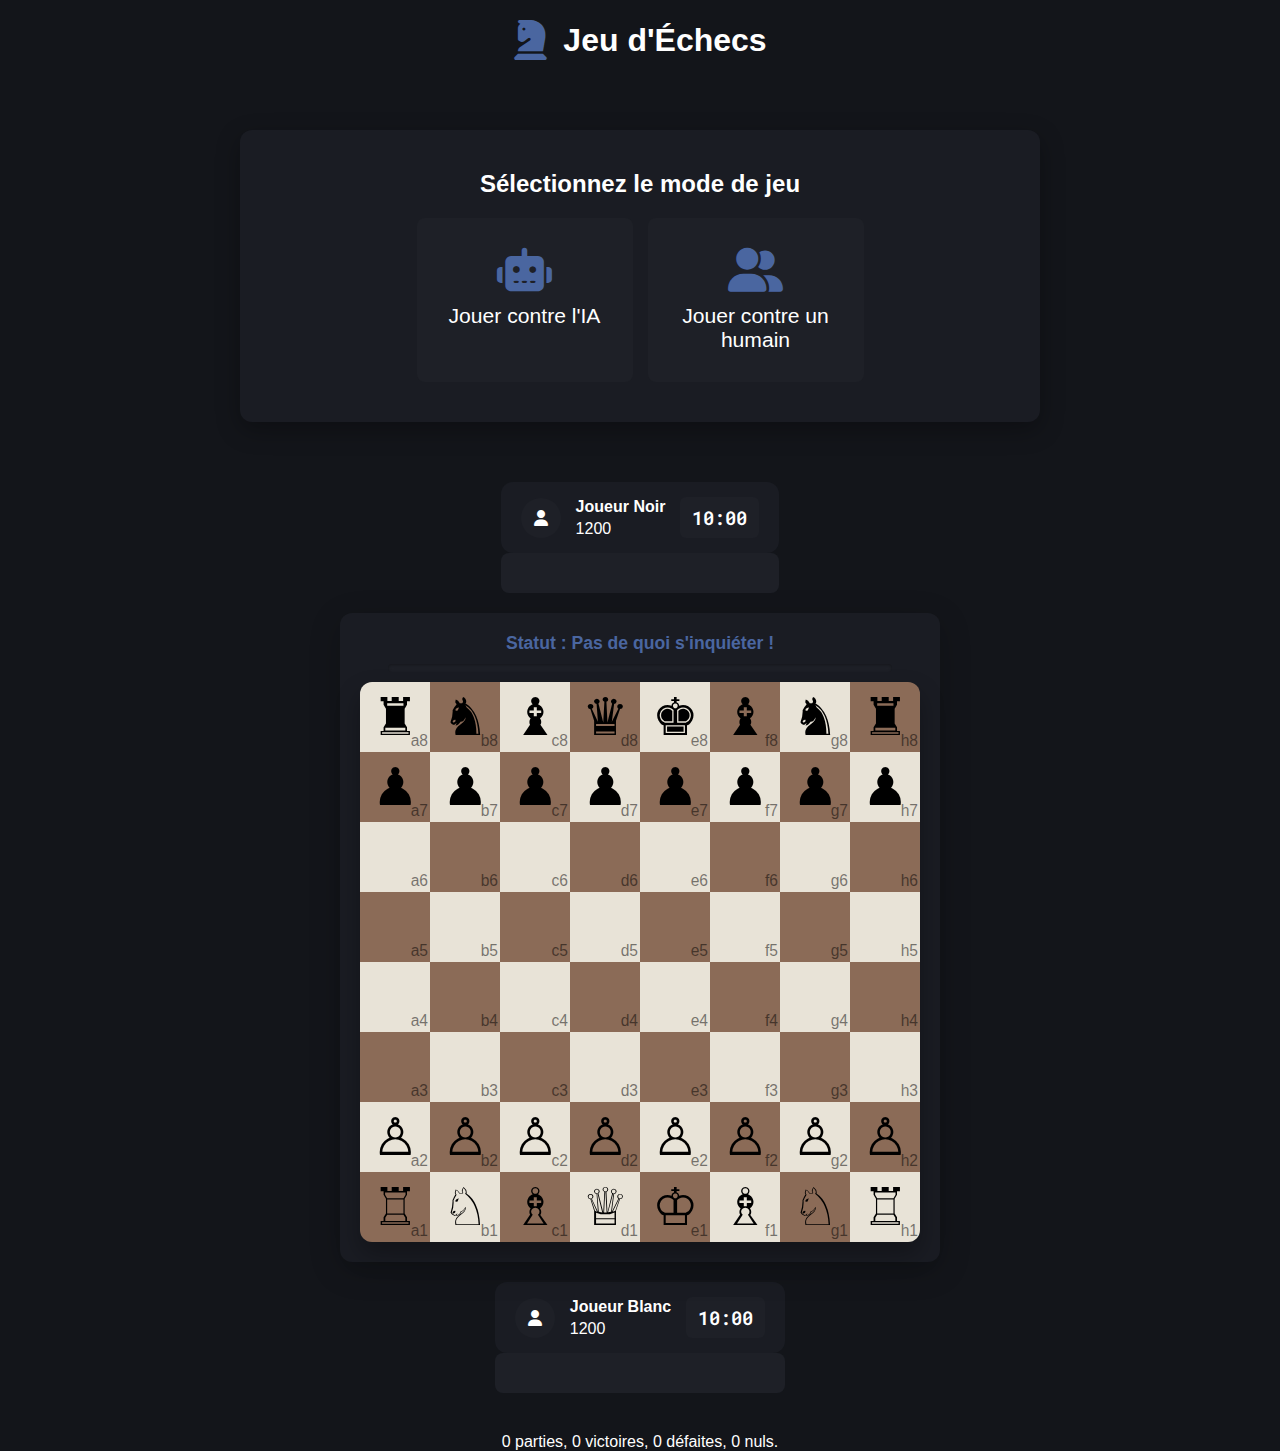
<file: index.html>
<!DOCTYPE html>
<html lang="fr">
<head>
    <meta charset="UTF-8">
    <meta name="viewport" content="width=device-width, initial-scale=1.0">
    <title>DFWS Chess</title>
    <link href="https://fonts.googleapis.com/css2?family=Roboto+Mono:wght@400;600&display=swap" rel="stylesheet">
    <link rel="stylesheet" href="https://cdnjs.cloudflare.com/ajax/libs/font-awesome/6.4.0/css/all.min.css">
    <link rel="stylesheet" href="styles.css">
</head>
<body>
    <div class="app-container">
        <header>
            <div class="logo">
                <i class="fas fa-chess-knight"></i>
                <h1>Jeu d'Échecs</h1>
            </div>
        </header>

        <!-- Mode selection menu -->
        <div id="main-menu" class="menu-container">
            <h2>Sélectionnez le mode de jeu</h2>
            <div class="mode-options">
                <button id="mode-ai" class="mode-button">
                    <i class="fas fa-robot"></i>
                    <span>Jouer contre l'IA</span>
                </button>
                <button id="mode-human" class="mode-button">
                    <i class="fas fa-user-friends"></i>
                    <span>Jouer contre un humain</span>
                </button>
            </div>
        </div>

        <!-- AI difficulty selection -->
        <div id="difficulty-selection" class="menu-container" style="display:none;">
            <h2>Niveau de l'IA</h2>
            <div class="difficulty-options">
                <button data-difficulty="Noob" class="difficulty-button">
                    <span>Jean Noob (ELO: 800)</span>
                    <div class="level-indicator"><div class="level-bar" style="width: 10%"></div></div>
                </button>
                <button data-difficulty="Easy" class="difficulty-button">
                    <span>Pierre Facile (ELO: 1000)</span>
                    <div class="level-indicator"><div class="level-bar" style="width: 25%"></div></div>
                </button>
                <button data-difficulty="Regular" class="difficulty-button">
                    <span>Marc Normal (ELO: 1200)</span>
                    <div class="level-indicator"><div class="level-bar" style="width: 40%"></div></div>
                </button>
                <button data-difficulty="Hard" class="difficulty-button">
                    <span>Luc Difficile (ELO: 1400)</span>
                    <div class="level-indicator"><div class="level-bar" style="width: 60%"></div></div>
                </button>
                <button data-difficulty="Very Hard" class="difficulty-button">
                    <span>Victor Très Difficile (ELO: 1600)</span>
                    <div class="level-indicator"><div class="level-bar" style="width: 75%"></div></div>
                </button>
                <button data-difficulty="Super Hard" class="difficulty-button">
                    <span>Sacha Expert (ELO: 1800)</span>
                    <div class="level-indicator"><div class="level-bar" style="width: 85%"></div></div>
                </button>
                <button data-difficulty="Magnus Carlsen" class="difficulty-button">
                    <span>Magnus Carlsen (ELO: 2850)</span>
                    <div class="level-indicator"><div class="level-bar" style="width: 95%"></div></div>
                </button>
                <button data-difficulty="Unbeatable" class="difficulty-button">
                    <span>Invinci Bill (ELO: 3000)</span>
                    <div class="level-indicator"><div class="level-bar" style="width: 100%"></div></div>
                </button>
                <button data-difficulty="Adaptative" class="difficulty-button">
                    <span>Adam Adaptatif (ELO: variable)</span>
                    <div class="level-indicator"><div class="level-bar adaptive"></div></div>
                </button>
            </div>
        </div>

        <div class="app-container">
            <!-- Left sidebar -->
            <div class="left-sidebar">
                <div class="game-info">
                    <div class="player-info black">
                        <div class="player-avatar">
                            <i class="fas fa-user"></i>
                        </div>
                        <div class="player-details">
                            <span class="player-name">Joueur Noir</span>
                            <span class="player-1-rating">1200</span>
                        </div>
                        <div class="time-display" id="black-time">10:00</div>
                    </div>
                    <div class="captured-pieces" id="captured-white"></div>
                </div>
            </div>

            <!-- Center game area -->
            <div class="game-container">
                <div class="board-wrapper">
                    <!-- Ajout du statut de partie au-dessus de la barre de progression -->
                    <div id="game-status" class="game-status">Statut : En cours</div>
                    <div id="progress-bar">
                        <div id="white-progress"></div>
                        <div id="black-progress"></div>
                    </div>
                    <div id="chessboard"></div>
                </div>
            </div>

            <!-- Right sidebar -->
            <div class="right-sidebar">
                <div class="game-info">
                    <div class="player-info white">
                        <div class="player-avatar">
                            <i class="fas fa-user"></i>
                        </div>
                        <div class="player-details">
                            <span class="player-name">Joueur Blanc</span>
                            <span class="player-2-rating">1200</span>
                        </div>
                        <div class="time-display" id="white-time">10:00</div>
                    </div>
                    <div class="captured-pieces" id="captured-black"></div>
                </div>
            </div>
        </div>
    </div>

    <div id="statistics">
        <span id="games-played">0</span> parties,
        <span id="wins">0</span> victoires,
        <span id="losses">0</span> défaites,
        <span id="draws">0</span> nuls.
    </div>

    <!-- Modals -->
    <div id="promotion-modal" class="modal">
        <div class="modal-content">
            <div class="modal-header">
                <h3>Choisissez une pièce pour la promotion</h3>
            </div>
            <div class="promotion-options">
                <!-- Les pièces seront ajoutées dynamiquement ici -->
            </div>
        </div>
    </div>
    
    <div id="game-end-modal" class="modal">
        <div class="modal-content">
            <div class="modal-header">
                <h3 id="game-end-message"></h3>
            </div>
            <div class="modal-footer">
                <button id="play-again" class="btn primary-btn">
                    <i class="fas fa-redo"></i>
                    Jouer à nouveau
                </button>
            </div>
        </div>
    </div>

    <script src="scripts-v2.js"></script>
    <script src="stockfish.js"></script>
</body>
</html>
</file>
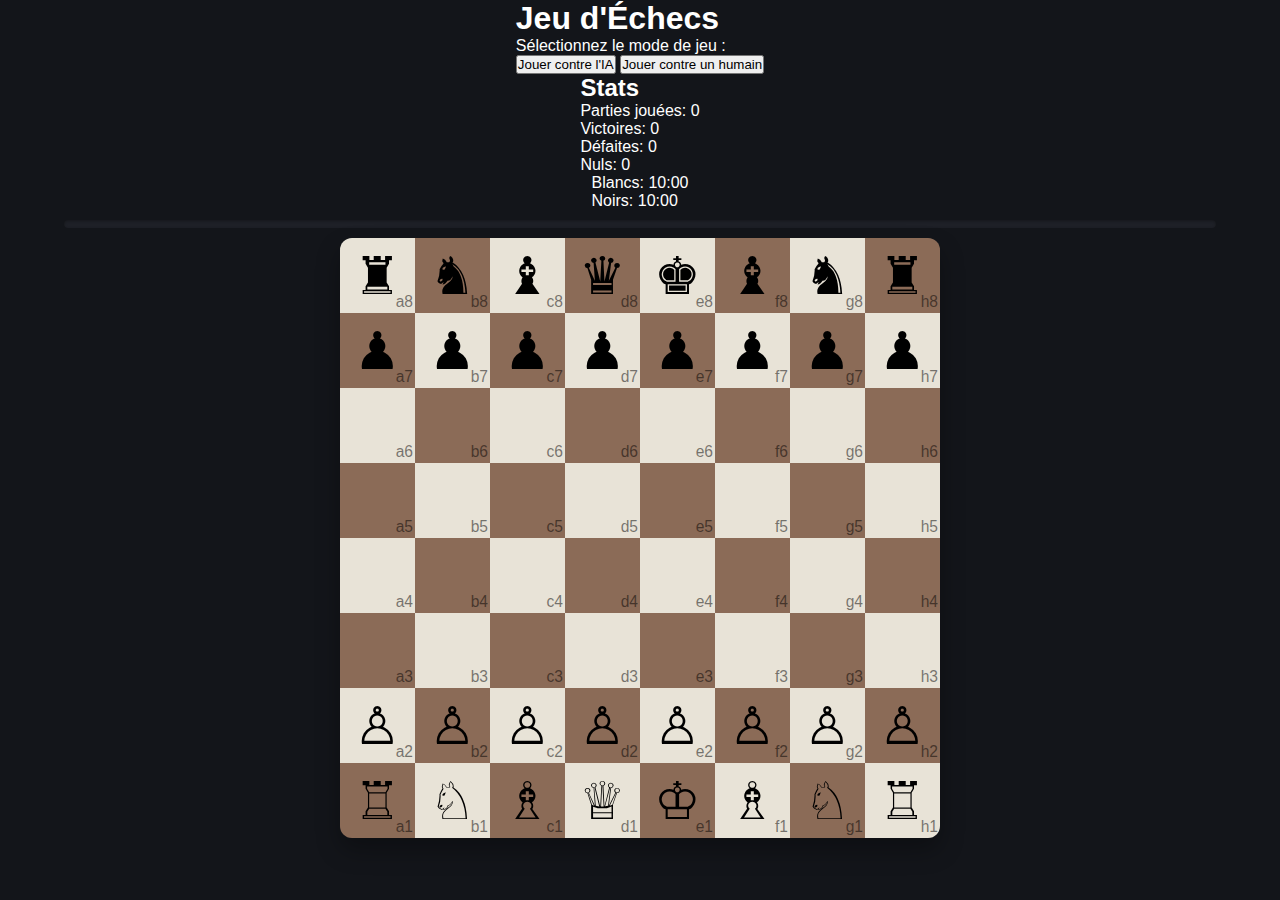
<file: index-old.html>
<!DOCTYPE html>
<html lang="fr">
<head>
    <meta charset="UTF-8">
    <meta name="viewport" content="width=device-width, initial-scale=1.0">
    <title>DFWS Chess</title>
    <link href="https://fonts.googleapis.com/css2?family=Roboto+Mono:wght@400;600&display=swap" rel="stylesheet">
    <link rel="stylesheet" href="styles.css">
</head>
<body>
    <!-- Mode selection menu -->
    <div id="main-menu">
        <h1>Jeu d'Échecs</h1>
        <p>Sélectionnez le mode de jeu :</p>
        <button id="mode-ai">Jouer contre l'IA</button>
        <button id="mode-human">Jouer contre un humain</button>
    </div>

    <!-- AI difficulty selection (hidden by default) -->
    <div id="difficulty-selection" style="display:none;">
        <p>Sélectionnez la difficulté de l'IA:</p>
        <button data-difficulty="Noob">Noob</button>
        <button data-difficulty="Easy">Easy</button>
        <button data-difficulty="Regular">Regular</button>
        <button data-difficulty="Hard">Hard</button>
        <button data-difficulty="Very Hard">Very Hard</button>
        <button data-difficulty="Super Hard">Super Hard</button>
        <button data-difficulty="Super Duper Hard">Super Duper Hard</button>
        <button data-difficulty="Super Duper Hardest">Super Duper Hardest</button>
        <button data-difficulty="Super Duper Hardest Plus">Super Duper Hardest Plus</button>
        <button data-difficulty="Magnus Carlsen">Magnus Carlsen</button>
        <button data-difficulty="Unbeatable">Unbeatable</button>
        <button data-difficulty="Adaptative">Adaptative</button>
    </div>

    <!-- Statistics section -->
    <div id="statistics">
        <h2>Stats</h2>
        <p>Parties jouées: <span id="games-played">0</span></p>
        <p>Victoires: <span id="wins">0</span></p>
        <p>Défaites: <span id="losses">0</span></p>
        <p>Nuls: <span id="draws">0</span></p>
    </div>

    <div id="timers">
        <div>Blancs: <span id="white-time">10:00</span></div>
        <div>Noirs: <span id="black-time">10:00</span></div>
    </div>
    <div id="captured-white"></div>
    <div id="progress-bar">
        <div id="white-progress"></div>
        <div id="black-progress"></div>
    </div>
    <div id="chessboard"></div>
    <div id="captured-black"></div>

    <div id="promotion-modal" class="modal">
        <div class="modal-content">
            <h3>Choisissez une pièce pour la promotion</h3>
            <div class="promotion-options">
                <!-- Les pièces seront ajoutées dynamiquement ici -->
            </div>
        </div>
    </div>
    
    <div id="game-end-modal" class="modal" style="display: none;">
        <div class="modal-content">
            <h3 id="game-end-message"></h3>
            <button id="play-again">Jouer à nouveau</button>
        </div>
    </div>
    <script src="scripts-v2.js"></script>
</body>
</html>
</file>
<file: styles.css>
/* Base variables */
:root {
    --primary-color: #4a66a0;
    --secondary-color: #1e2027;
    --background-color: #13151a;
    --surface-color: #1a1c23;
    --text-color: #ffffff;
    --accent-color: #e8e3d7; /* pièces blanches */
    --dark-piece-color: #4a4a4a; /* pièces noires */
    --border-radius: 12px;
    --transition: all 0.3s cubic-bezier(0.4, 0, 0.2, 1);
}

/* Global reset & body */
* {
    box-sizing: border-box;
    margin: 0;
    padding: 0;
}
body {
    background-color: var(--background-color);
    color: var(--text-color);
    font-family: 'Segoe UI', sans-serif;
    min-height: 100vh;
    display: flex;
    flex-direction: column;
    align-items: center;
    overflow-x: hidden; /* Évite le scroll horizontal */
}

/* Application Layout - affiché verticalement et centré */
.app-container {
    width: 100%;
    max-width: 1000px;
    padding: 20px;
    display: flex;
    flex-direction: column;
    align-items: center;
    gap: 20px;
}

/* Header & Logo */
header {
    width: 100%;
    text-align: center;
    margin-bottom: 30px;
}
.logo {
    display: flex;
    justify-content: center;
    align-items: center;
    gap: 15px;
}
.logo i {
    font-size: 2.5em;
    color: var(--primary-color);
}

/* Menu styles (mode & difficulté) */
.menu-container {
    background: var(--surface-color);
    padding: 30px;
    border-radius: var(--border-radius);
    box-shadow: 0 8px 24px rgba(0,0,0,0.3);
    width: 100%;
    max-width: 600px;
    text-align: center;
}
.mode-options {
    display: flex;
    justify-content: space-around;
    flex-wrap: wrap;
    gap: 15px;
    margin-top: 20px;
}
.mode-button {
    background: var(--secondary-color);
    border: none;
    padding: 20px;
    border-radius: 8px;
    color: var(--text-color);
    cursor: pointer;
    transition: var(--transition);
    width: 45%;
    display: flex;
    flex-direction: column;
    align-items: center;
    gap: 12px;
}
.mode-button i {
    font-size: 2.5em;
    color: var(--primary-color);
}
.mode-button span {
    font-size: 1.2em;
    font-weight: 500;
}
.mode-button:hover {
    background: var(--primary-color);
    transform: translateY(-4px);
}
.mode-button:hover i {
    color: white;
}
.difficulty-options {
    display: flex;
    flex-wrap: wrap;
    justify-content: center;
    gap: 12px;
    margin-top: 20px;
}
.difficulty-button {
    background: var(--secondary-color);
    border: none;
    padding: 15px;
    border-radius: 8px;
    color: var(--text-color);
    cursor: pointer;
    transition: var(--transition);
    width: 22%;
    min-width: 120px;
    display: flex;
    flex-direction: column;
    align-items: center;
    gap: 12px;
    box-shadow: 0 4px 12px rgba(0,0,0,0.2);
}
.difficulty-button span {
    font-size: 1.1em;
    font-weight: 500;
}
/* Level indicator */
.level-indicator {
    width: 80%;
    height: 6px;
    background: rgba(0,0,0,0.3);
    border-radius: 3px;
    overflow: hidden;
    margin-top: 8px;
}
.level-bar {
    height: 100%;
    background: var(--primary-color);
    transition: width 0.3s ease;
}
.level-bar.adaptive {
    background: linear-gradient(90deg, var(--primary-color) 0%, #7b97d4 50%, var(--primary-color) 100%);
    background-size: 200% 100%;
    animation: gradient-shift 2s linear infinite;
}
@keyframes gradient-shift {
    0% { background-position: 100% 0; }
    100% { background-position: -100% 0; }
}
.difficulty-button:hover {
    background: var(--primary-color);
    transform: translateY(-2px);
}
.difficulty-button:hover .level-bar {
    background: white;
}

/* Game area container */
.game-container {
    width: 100%;
    display: flex;
    flex-direction: column;
    align-items: center;
    gap: 20px;
}
.board-wrapper {
    position: relative;
    width: 100%;
    max-width: 600px;
    background: var(--surface-color);
    padding: 20px;
    border-radius: var(--border-radius);
    box-shadow: 0 8px 32px rgba(0,0,0,0.2);
}

/* Plateau d'échecs responsive : prend le max d'espace sans débordement horizontal */
#chessboard {
    display: grid;
    grid-template-columns: repeat(8, 1fr);
    aspect-ratio: 1 / 1;
    width: 100%;
    max-width: 600px;
    background: var(--secondary-color);
    border-radius: var(--border-radius);
    overflow: hidden;
    box-shadow: 0 12px 24px rgba(0,0,0,0.3);
    margin: 0 auto;
}

/* Square and piece styling */
.square {
    aspect-ratio: 1 / 1; /* Force la case à être carrée */
    width: 100%;
    height: 100%;
    display: flex;
    justify-content: center;
    align-items: center;
    font-size: clamp(20px, 8vw, 52px);
    cursor: pointer;
    transition: var(--transition);
    position: relative;
    color: #000;
}
.square-label {
    position: absolute;
    bottom: 2px;
    right: 2px;
    font-size: 0.3em;
    color: rgba(0,0,0,0.5);
    pointer-events: none;
}
.square:hover::after {
    content: '';
    position: absolute;
    top: 0; left: 0; right: 0; bottom: 0;
    background: rgba(255,255,255,0.1);
    pointer-events: none;
}
/* Indicateurs de déplacement */
.square.highlight::after {
    content: '';
    position: absolute;
    top: 50%;
    left: 50%;
    transform: translate(-50%, -50%);
    pointer-events: none;
}
.square.highlight:not(.capture)::after {
    content: '';
    position: absolute;
    width: 0.3em;
    height: 0.3em;
    background: rgba(168, 171, 179, 1);
    border-radius: 50%;
    top: 50%;
    left: 50%;
    transform: translate(-50%, -50%);
}

/* Pour une case où l'on peut capturer (case non vide) : cercle avec bordure */
.square.highlight.capture::after {
    content: '';
    position: absolute;
    width: 0.8em;
    height: 0.8em;
    border: 0.15em solid rgba(168, 171, 179, 1);
    border-radius: 50%;
    top: 50%;
    left: 50%;
    transform: translate(-50%, -50%);
    background: transparent;
}
/* Couleurs des cases & pièces */
.light { background: #e8e3d7; }
.dark { background: #8b6b57; }
.light .piece { color: #000; }
.dark .piece { color: #000; }
[data-piece].white-piece {
    color: var(--accent-color) !important;
    text-shadow: 1px 1px 2px rgba(0,0,0,0.3);
}
[data-piece].black-piece {
    color: var(--dark-piece-color) !important;
    text-shadow: 1px 1px 2px rgba(0,0,0,0.3);
}

/* Player info panels */
.player-info {
    width: 100%;
    max-width: 600px;
    display: grid;
    grid-template-columns: auto 1fr auto;
    align-items: center;
    gap: 15px;
    padding: 15px 20px;
    background: var(--surface-color);
    border-radius: var(--border-radius);
    margin: 0 auto;
}
.player-avatar {
    width: 40px;
    height: 40px;
    border-radius: 50%;
    background: var(--secondary-color);
    display: flex;
    align-items: center;
    justify-content: center;
}
.player-details {
    display: flex;
    flex-direction: column;
    gap: 4px;
}
.player-name {
    font-weight: 600;
    color: var(--text-color);
}
.player-rating {
    font-size: 0.9em;
    color: var(--text-color);
    opacity: 0.7;
}
.time-display {
    font-family: 'Roboto Mono', monospace;
    font-size: 1.2em;
    font-weight: 600;
    padding: 8px 12px;
    background: var(--secondary-color);
    border-radius: 6px;
}
.captured-pieces {
    width: 100%;
    max-width: 600px;
    display: flex;
    flex-wrap: wrap;
    gap: 8px;
    padding: 10px;
    background: var(--secondary-color);
    border-radius: 8px;
    min-height: 40px;
    margin: 0 auto;
    border: none;
}

/* Progress bar & game status */
.game-status {
    font-size: 1.1em;
    font-weight: 600;
    color: var(--primary-color);
    text-align: center;
    margin-bottom: 8px;
}
#progress-bar {
    width: 90%;
    height: 8px;
    margin: 10px auto;
    background: var(--secondary-color);
    border-radius: 4px;
    overflow: hidden;
    box-shadow: inset 0 1px 3px rgba(0,0,0,0.3);
}
#white-progress, #black-progress {
    height: 100%;
    transition: width 0.3s ease;
}
#white-progress {
    background: linear-gradient(90deg, #e8e3d7, #c4bfa2);
}
#black-progress {
    background: linear-gradient(90deg, #3b3b3a, #6e634f);
}

/* Player rating display */
#player-rating {
    background: var(--surface-color);
    padding: 15px;
    border-radius: var(--border-radius);
    margin-top: 20px;
    text-align: center;
    font-family: 'Roboto Mono', monospace;
}

/* Modals */
.modal {
    position: fixed;
    top: 0;
    left: 0;
    width: 100%;
    height: 100%;
    background: rgba(0,0,0,0.8);
    backdrop-filter: blur(4px);
    display: none;
    justify-content: center;
    align-items: center;
    z-index: 1000;
}
.modal-content {
    position: relative;
    background: var(--surface-color);
    padding: 30px;
    border-radius: var(--border-radius);
    width: 90%;
    max-width: 500px;
    margin: 20px;
    box-shadow: 0 16px 32px rgba(0,0,0,0.2);
    text-align: center; /* Ajouté pour centrer le texte */
}

.modal .modal-header, 
.modal .modal-footer {
    text-align: center;
}
.promotion-options {
    display: flex;
    justify-content: center;
    gap: 20px;
    margin-top: 20px;
}
.promotion-piece {
    width: 80px;
    height: 80px;
    display: flex;
    justify-content: center;
    align-items: center;
    font-size: 3em;
    background: var(--secondary-color);
    border-radius: 8px;
    cursor: pointer;
    transition: var(--transition);
}
.promotion-piece:hover {
    background: var(--primary-color);
}
.modal .modal-footer {
    margin-top: 20px;
    text-align: center;
}
.btn {
    padding: 12px 24px;
    border: none;
    border-radius: 6px;
    cursor: pointer;
    transition: var(--transition);
    font-weight: 600;
    display: flex;
    align-items: center;
    gap: 8px;
}
.primary-btn {
    background: var(--primary-color);
    color: white;
}
.primary-btn:hover {
    background: #5b7bb7;
}

/* Stats container */
.stats-container {
    width: 100%;
    max-width: 600px;
    background: var(--surface-color);
    border-radius: var(--border-radius);
    padding: 20px;
    margin-bottom: 30px;
    box-shadow: 0 8px 16px rgba(0,0,0,0.2);
}
.stats-grid {
    display: grid;
    grid-template-columns: repeat(2, 1fr);
    gap: 15px;
    margin-top: 15px;
}
.stat-item {
    display: flex;
    flex-direction: column;
    align-items: center;
    padding: 15px;
    background: var(--secondary-color);
    border-radius: 8px;
}
.stat-label {
    font-size: 0.9em;
    color: var(--text-color);
    opacity: 0.8;
    margin-bottom: 8px;
}
.stat-value {
    font-size: 1.5em;
    font-weight: 600;
    color: var(--primary-color);
}

/* Responsive adjustments */
@media (max-width: 768px) {
    .app-container {
        padding: 10px;
    }
    .menu-container {
        padding: 20px;
        margin-bottom: 20px;
    }
    .mode-options, .difficulty-options {
        flex-direction: column;
        align-items: center;
    }
    .player-info {
        padding: 10px;
    }
    .time-display {
        font-size: 1em;
    }
    .captured-pieces {
        font-size: 1.2em;
        flex-wrap: wrap;
    }
    .promotion-options {
        flex-wrap: wrap;
        justify-content: center;
        gap: 10px;
    }
    .promotion-piece {
        width: 60px;
        height: 60px;
        font-size: 2em;
    }
}
@media (max-width: 480px) {
    .stats-grid {
        grid-template-columns: 1fr;
    }
    h1 {
        font-size: 1.5em;
    }
    h2 {
        font-size: 1.2em;
    }
    .modal-content {
        padding: 20px;
    }
}

/* For desktop mode selection layout */
@media (min-width: 992px) {
    .menu-container {
        max-width: 800px;
        margin: 20px auto;
        padding: 40px;
    }
    .mode-options {
        justify-content: center;
    }
    .mode-button {
        width: 30%;
        padding: 30px;
        font-size: 1.1em;
    }
    .difficulty-options {
        justify-content: center;
    }
    .difficulty-button {
        width: 22%;
        padding: 20px;
        margin-bottom: 10px;
    }
}

/* Assurer que les modales sont bien centrées */
.modal[style*="display: block"] {
    display: flex !important;
}
</file>
